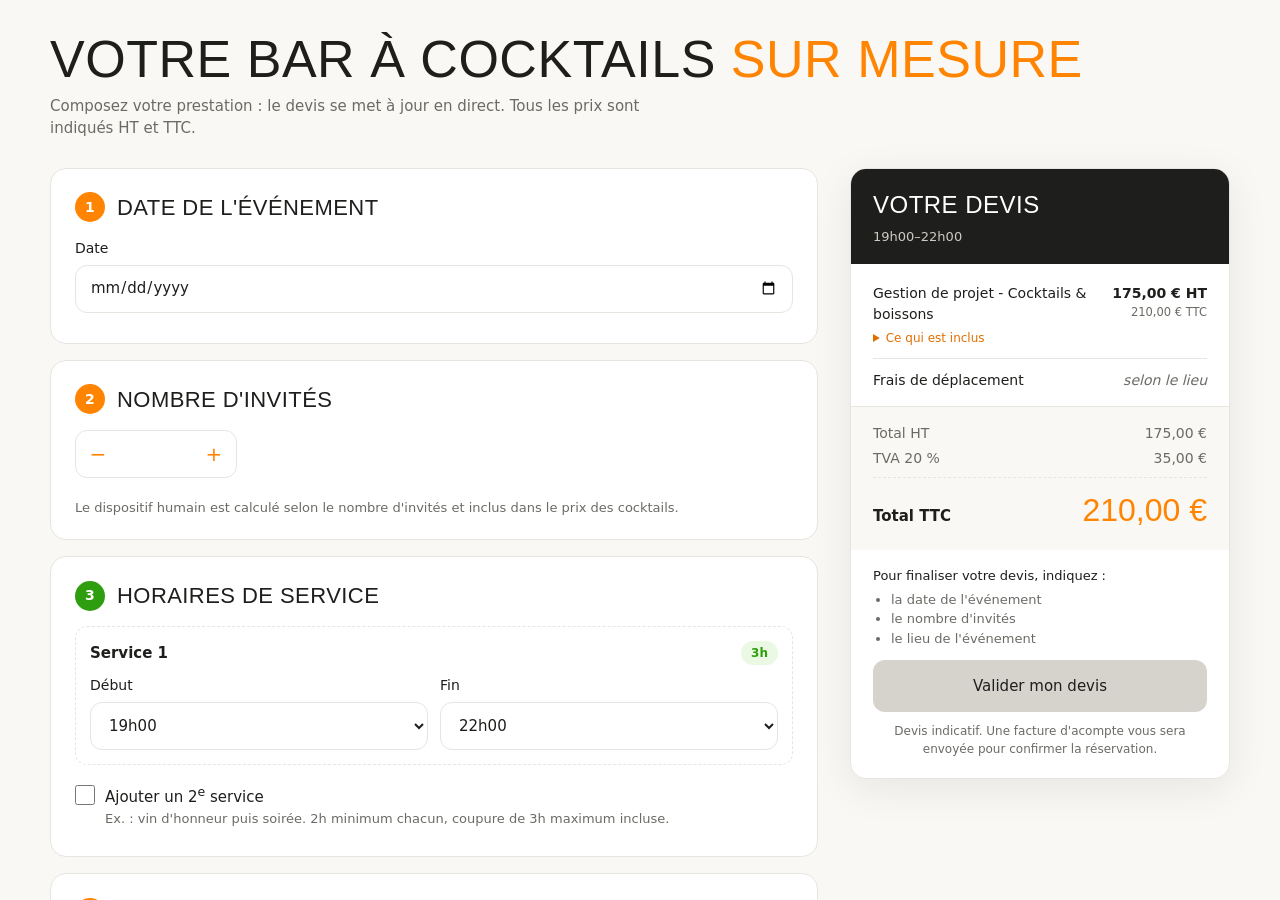
<file: index.html>
<!doctype html>
<html lang="fr">
<head>
  <meta charset="utf-8">
  <meta http-equiv="refresh" content="0; url=prototype/">
  <title>Devis Cocktail Coast</title>
</head>
<body>
  <p><a href="prototype/">Ouvrir le prototype du devis</a></p>
</body>
</html>
</file>
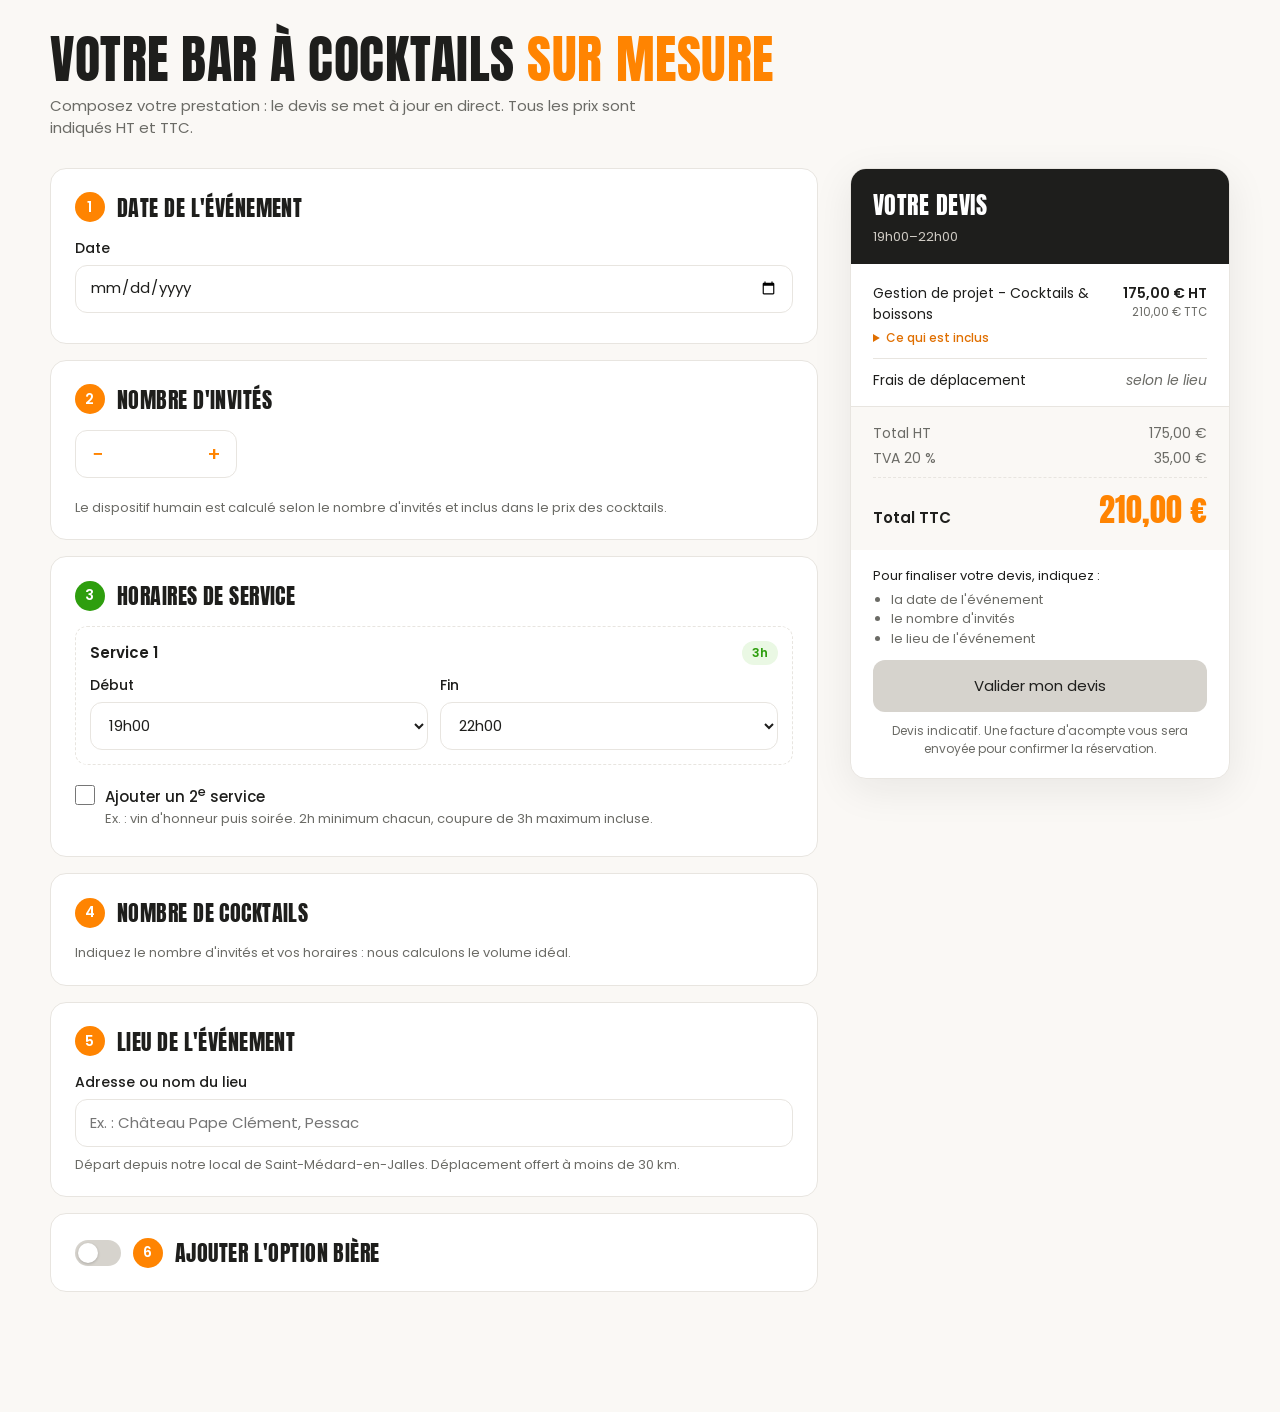
<file: prototype/index.html>
<!doctype html>
<html lang="fr">
<head>
  <meta charset="utf-8">
  <meta name="viewport" content="width=device-width, initial-scale=1">
  <title>Devis bar à cocktails — Cocktail Coast (prototype)</title>
  <link rel="preconnect" href="https://fonts.googleapis.com">
  <link rel="preconnect" href="https://fonts.gstatic.com" crossorigin>
  <link href="https://fonts.googleapis.com/css2?family=Anton&family=Poppins:wght@400;500;600&display=swap" rel="stylesheet">
  <link rel="stylesheet" href="../css/devis.css">
  <style>body { margin: 0; background: #FAF8F5; }</style>
</head>
<body>
  <div id="cc-devis"></div>

  <script src="../js/quote-engine.js"></script>
  <script src="../js/geo.js"></script>
  <script src="../js/devis-ui.js"></script>
  <script>
    // Dans WordPress, la config sera injectée par PHP (window.CC_DEVIS_CONFIG). Ici on la charge depuis le JSON.
    fetch('../config/pricing-config.json')
      .then(function (r) { return r.json(); })
      .then(function (cfg) {
        window.ccDevis = CCDevis.mount(document.getElementById('cc-devis'), cfg, {
          onValidate: function (quote, state) {
            console.log('Validation', quote, state);
            alert('Étape 7 à venir : signature + coordonnées.\nTotal : ' + quote.totals.ttc + ' € TTC');
          }
        });
      });
  </script>
</body>
</html>
</file>
<file: css/devis.css>
/* Cocktail Coast — devis temps réel. Tout est scopé sous .ccd pour ne pas entrer en conflit avec Elementor. */

.ccd {
  --ccd-orange: #FF8401;
  --ccd-orange-dark: #E06F00;
  --ccd-orange-soft: #FFF3E6;
  --ccd-blue: #65ADE0;
  --ccd-blue-soft: #EEF6FC;
  --ccd-green: #2E9E0E;
  --ccd-green-soft: #EAF8E4;
  --ccd-red: #D93025;
  --ccd-red-soft: #FDECEA;
  --ccd-ink: #1E1E1C;
  --ccd-muted: #6B6B66;
  --ccd-line: #E8E5E0;
  --ccd-bg: #FAF8F5;
  --ccd-card: #FFFFFF;
  --ccd-radius: 16px;
  --ccd-font: "Poppins", system-ui, -apple-system, "Segoe UI", sans-serif;
  --ccd-display: "Anton", "Roboto Condensed", Impact, sans-serif;

  font-family: var(--ccd-font);
  color: var(--ccd-ink);
  background: var(--ccd-bg);
  font-size: 15px;
  line-height: 1.5;
  padding: 32px 16px 120px;
}
.ccd *, .ccd *::before, .ccd *::after { box-sizing: border-box; }
.ccd button, .ccd input, .ccd select { font: inherit; color: inherit; }
.ccd [hidden] { display: none !important; }

.ccd-layout {
  max-width: 1180px;
  margin: 0 auto;
  display: grid;
  grid-template-columns: minmax(0, 1fr) 380px;
  gap: 32px;
  align-items: start;
}

/* ------------------------------------------------------------------ En-tête */
.ccd-head { max-width: 1180px; margin: 0 auto 28px; }
.ccd-head h1 {
  font-family: var(--ccd-display);
  font-weight: 400;
  text-transform: uppercase;
  font-size: clamp(32px, 5vw, 52px);
  line-height: 1.05;
  margin: 0 0 8px;
  letter-spacing: .01em;
}
.ccd-head h1 span { color: var(--ccd-orange); }
.ccd-head p { margin: 0; color: var(--ccd-muted); max-width: 640px; }

/* ------------------------------------------------------------------ Sections du formulaire */
.ccd-form { display: flex; flex-direction: column; gap: 16px; }
.ccd-step {
  background: var(--ccd-card);
  border: 1px solid var(--ccd-line);
  border-radius: var(--ccd-radius);
  padding: 22px 24px;
}
.ccd-step-title {
  display: flex; align-items: center; gap: 12px;
  font-family: var(--ccd-display);
  font-weight: 400;
  text-transform: uppercase;
  font-size: 22px;
  letter-spacing: .02em;
  margin: 0 0 14px;
}
.ccd-num {
  flex: none;
  width: 30px; height: 30px; border-radius: 50%;
  display: grid; place-items: center;
  background: var(--ccd-orange); color: #fff;
  font-family: var(--ccd-font); font-weight: 600; font-size: 14px;
}
.ccd-step.is-done .ccd-num { background: var(--ccd-green); }

.ccd-label { display: block; font-weight: 500; font-size: 14px; margin-bottom: 6px; }
.ccd-hint { font-size: 13px; color: var(--ccd-muted); margin: 8px 0 0; }
.ccd-hint.is-ok { color: var(--ccd-green); }
.ccd-hint.is-warn { color: var(--ccd-orange-dark); }

.ccd-input, .ccd-select {
  width: 100%;
  height: 48px;
  padding: 0 14px;
  border: 1.5px solid var(--ccd-line);
  border-radius: 12px;
  background: #fff;
  transition: border-color .15s, box-shadow .15s;
}
.ccd-input:focus, .ccd-select:focus {
  outline: none;
  border-color: var(--ccd-orange);
  box-shadow: 0 0 0 3px var(--ccd-orange-soft);
}
.ccd-input.is-error, .ccd-select.is-error { border-color: var(--ccd-red); }

.ccd-row { display: grid; grid-template-columns: 1fr 1fr; gap: 12px; }

/* Stepper +/- */
.ccd-stepper { display: inline-flex; align-items: center; border: 1.5px solid var(--ccd-line); border-radius: 12px; overflow: hidden; background: #fff; }
.ccd-stepper button {
  width: 44px; height: 46px; border: 0; background: transparent; cursor: pointer;
  font-size: 20px; font-weight: 500; color: var(--ccd-orange);
}
.ccd-stepper button:hover { background: var(--ccd-orange-soft); }
.ccd-stepper button:disabled { color: #C9C6C0; cursor: not-allowed; background: transparent; }
.ccd-stepper input {
  width: 72px; height: 46px; border: 0; text-align: center; font-weight: 600; font-size: 17px;
  -moz-appearance: textfield;
}
.ccd-stepper input::-webkit-outer-spin-button,
.ccd-stepper input::-webkit-inner-spin-button { -webkit-appearance: none; margin: 0; }
.ccd-stepper input:focus { outline: none; }

/* Staff */
.ccd-staff { display: flex; flex-wrap: wrap; gap: 8px; margin-top: 12px; }
.ccd-chip {
  display: inline-flex; align-items: center; gap: 6px;
  padding: 5px 12px; border-radius: 999px;
  background: var(--ccd-blue-soft); color: #2C6E9B;
  font-size: 13px; font-weight: 500;
}

/* Horaires */
.ccd-service { border: 1px dashed var(--ccd-line); border-radius: 12px; padding: 14px; }
.ccd-service + .ccd-service, .ccd-service + .ccd-check { margin-top: 12px; }
.ccd-service-head { display: flex; justify-content: space-between; align-items: center; margin-bottom: 10px; font-weight: 600; }
.ccd-badge { font-size: 12px; font-weight: 600; padding: 3px 10px; border-radius: 999px; background: var(--ccd-green-soft); color: var(--ccd-green); }
.ccd-badge.is-error { background: var(--ccd-red-soft); color: var(--ccd-red); }

/* Encadré récapitulatif des horaires */
.ccd-infobox { margin-top: 12px; border-radius: 12px; padding: 10px 14px; background: var(--ccd-green-soft); font-size: 14px; }
.ccd-infobox.is-warn { background: var(--ccd-orange-soft); }
.ccd-infobox-row { display: flex; justify-content: space-between; gap: 12px; padding: 4px 0; }
.ccd-infobox-row + .ccd-infobox-row { border-top: 1px solid rgba(0,0,0,.06); }
.ccd-infobox-row span { color: var(--ccd-muted); }
.ccd-infobox-row b { white-space: nowrap; font-weight: 600; }
.ccd-infobox.is-warn .ccd-infobox-row:nth-child(3) b { color: var(--ccd-orange-dark); }

/* Case à cocher */
.ccd-check { display: flex; align-items: flex-start; gap: 10px; cursor: pointer; padding: 6px 0; }
.ccd-check input { width: 20px; height: 20px; margin: 2px 0 0; accent-color: var(--ccd-orange); flex: none; cursor: pointer; }
.ccd-check-main { font-weight: 500; }
.ccd-check-sub { display: block; font-size: 13px; color: var(--ccd-muted); }
.ccd-check-price { margin-left: auto; font-weight: 600; white-space: nowrap; font-size: 14px; }

/* Alertes */
.ccd-alert {
  border-radius: 12px; padding: 12px 14px; margin-top: 12px; font-size: 14px;
  background: var(--ccd-red-soft); color: #8E1F17; border: 1px solid #F5C6C2;
}
.ccd-alert.is-info { background: var(--ccd-orange-soft); color: #7A3D00; border-color: #FFD9B0; }
.ccd-alert a { color: inherit; font-weight: 600; }

/* ------------------------------------------------------------------ Cocktails */
.ccd-cocktail-top { display: flex; align-items: center; justify-content: space-between; gap: 16px; flex-wrap: wrap; }
.ccd-cocktail-qty { font-family: var(--ccd-display); font-size: 44px; line-height: 1; }
.ccd-cocktail-qty small { font-family: var(--ccd-font); font-size: 14px; color: var(--ccd-muted); margin-left: 6px; }
.ccd-cocktail-pp { font-size: 13px; color: var(--ccd-muted); }

.ccd-range-wrap { position: relative; margin: 22px 0 34px; }
.ccd-range { width: 100%; height: 28px; margin: 0; background: transparent; -webkit-appearance: none; appearance: none; cursor: pointer; }
.ccd-range:focus { outline: none; }
.ccd-range::-webkit-slider-runnable-track { height: 8px; border-radius: 99px; background: linear-gradient(to right, var(--ccd-orange) var(--fill, 50%), var(--ccd-line) var(--fill, 50%)); }
.ccd-range::-moz-range-track { height: 8px; border-radius: 99px; background: var(--ccd-line); }
.ccd-range::-moz-range-progress { height: 8px; border-radius: 99px; background: var(--ccd-orange); }
.ccd-range::-webkit-slider-thumb {
  -webkit-appearance: none; width: 26px; height: 26px; margin-top: -9px; border-radius: 50%;
  background: #fff; border: 3px solid var(--ccd-orange); box-shadow: 0 2px 6px rgba(0,0,0,.18);
}
.ccd-range::-moz-range-thumb { width: 22px; height: 22px; border-radius: 50%; background: #fff; border: 3px solid var(--ccd-orange); }
.ccd-range:focus-visible::-webkit-slider-thumb { box-shadow: 0 0 0 5px var(--ccd-orange-soft); }

.ccd-marks { position: absolute; left: 13px; right: 13px; top: 30px; height: 30px; pointer-events: none; }
.ccd-mark { position: absolute; transform: translateX(-50%); font-size: 11.5px; color: var(--ccd-muted); text-align: center; white-space: nowrap; line-height: 1.25; }
.ccd-mark b { display: block; color: var(--ccd-ink); font-weight: 600; }
.ccd-mark.is-min { transform: none; text-align: left; }
.ccd-mark.is-max { transform: translateX(-100%); text-align: right; }
.ccd-mark.is-reco { color: var(--ccd-orange-dark); }
.ccd-mark.is-reco::before {
  content: ""; position: absolute; left: 50%; top: -19px; width: 2px; height: 12px; background: var(--ccd-orange-dark); transform: translateX(-50%);
}
.ccd-tick { position: absolute; top: -20px; width: 2px; height: 10px; background: #fff; transform: translateX(-50%); }

.ccd-tiers { display: grid; grid-auto-flow: column; grid-auto-columns: 1fr; gap: 8px; }
.ccd-tier { border: 1.5px solid var(--ccd-line); border-radius: 12px; padding: 8px 10px; text-align: center; font-size: 12.5px; color: var(--ccd-muted); }
.ccd-tier b { display: block; font-size: 16px; color: var(--ccd-ink); }
.ccd-tier.is-active { border-color: var(--ccd-orange); background: var(--ccd-orange-soft); color: var(--ccd-ink); }
.ccd-tier.is-active b { color: var(--ccd-orange-dark); }
.ccd-nudge { margin-top: 12px; font-size: 14px; font-weight: 500; color: var(--ccd-orange-dark); }
.ccd-nudge button { border: 0; background: none; padding: 0; color: inherit; text-decoration: underline; cursor: pointer; font-weight: 600; }
.ccd-link-btn { border: 0; background: none; padding: 0; color: var(--ccd-orange-dark); text-decoration: underline; cursor: pointer; font-size: 13px; }

/* ------------------------------------------------------------------ Adresse */
.ccd-ac { position: relative; }
.ccd-ac-list {
  position: absolute; z-index: 30; left: 0; right: 0; top: calc(100% + 6px);
  margin: 0; padding: 6px; list-style: none;
  background: #fff; border: 1px solid var(--ccd-line); border-radius: 12px;
  box-shadow: 0 12px 30px rgba(0,0,0,.12);
  max-height: 320px; overflow: auto;
}
.ccd-ac-item { display: flex; gap: 10px; align-items: center; padding: 9px 10px; border-radius: 8px; cursor: pointer; font-size: 14px; }
.ccd-ac-item[aria-selected="true"], .ccd-ac-item:hover { background: var(--ccd-orange-soft); }
.ccd-ac-kind { flex: none; font-size: 11px; font-weight: 600; text-transform: uppercase; padding: 2px 7px; border-radius: 6px; background: var(--ccd-blue-soft); color: #2C6E9B; }
.ccd-ac-item.is-place .ccd-ac-kind { background: var(--ccd-orange-soft); color: var(--ccd-orange-dark); }
.ccd-ac-empty { padding: 10px; font-size: 13px; color: var(--ccd-muted); }
.ccd-spinner { display: inline-block; width: 14px; height: 14px; border: 2px solid var(--ccd-line); border-top-color: var(--ccd-orange); border-radius: 50%; animation: ccd-spin .7s linear infinite; vertical-align: -2px; margin-right: 6px; }
@keyframes ccd-spin { to { transform: rotate(360deg); } }

/* ------------------------------------------------------------------ Bière */
.ccd-toggle-card { display: flex; align-items: center; gap: 12px; cursor: pointer; }
.ccd-switch { position: relative; flex: none; width: 46px; height: 26px; }
.ccd-switch input { position: absolute; opacity: 0; inset: 0; margin: 0; cursor: pointer; }
.ccd-switch span { position: absolute; inset: 0; border-radius: 99px; background: #D6D3CD; transition: background .2s; }
.ccd-switch span::after { content: ""; position: absolute; top: 3px; left: 3px; width: 20px; height: 20px; border-radius: 50%; background: #fff; transition: transform .2s; box-shadow: 0 1px 3px rgba(0,0,0,.2); }
.ccd-switch input:checked + span { background: var(--ccd-orange); }
.ccd-switch input:checked + span::after { transform: translateX(20px); }
.ccd-switch input:focus-visible + span { box-shadow: 0 0 0 3px var(--ccd-orange-soft); }

.ccd-beer-body { margin-top: 18px; padding-top: 18px; border-top: 1px solid var(--ccd-line); display: flex; flex-direction: column; gap: 18px; }
.ccd-kegs { display: grid; grid-template-columns: 1fr 1fr; gap: 12px; }
.ccd-keg { border: 1.5px solid var(--ccd-line); border-radius: 12px; padding: 12px 14px; display: flex; flex-direction: column; gap: 10px; }
.ccd-keg-name { font-weight: 600; }
.ccd-keg-price { font-size: 13px; color: var(--ccd-muted); }
.ccd-subtitle { display: flex; align-items: center; gap: 8px; font-weight: 600; margin: 0 0 8px; }

.ccd-tip { position: relative; display: inline-flex; }
.ccd-tip-btn {
  width: 20px; height: 20px; border-radius: 50%; border: 0; cursor: help;
  background: var(--ccd-blue); color: #fff; font-size: 12px; font-weight: 700; font-style: italic; font-family: Georgia, serif;
}
.ccd-tip-bubble {
  position: absolute; z-index: 20; bottom: calc(100% + 10px); left: 50%; transform: translateX(-50%);
  width: 270px; padding: 10px 12px; border-radius: 10px;
  background: var(--ccd-ink); color: #fff; font-size: 13px; font-weight: 400; line-height: 1.45;
  opacity: 0; visibility: hidden; transition: opacity .15s;
}
.ccd-tip-bubble::after { content: ""; position: absolute; top: 100%; left: 50%; margin-left: -6px; border: 6px solid transparent; border-top-color: var(--ccd-ink); }
.ccd-tip:hover .ccd-tip-bubble, .ccd-tip:focus-within .ccd-tip-bubble, .ccd-tip.is-open .ccd-tip-bubble { opacity: 1; visibility: visible; }

.ccd-radios { display: grid; grid-template-columns: 1fr 1fr; gap: 10px; }
.ccd-radio { position: relative; border: 1.5px solid var(--ccd-line); border-radius: 12px; padding: 10px 14px; cursor: pointer; }
.ccd-radio input { position: absolute; opacity: 0; }
.ccd-radio b { display: block; }
.ccd-radio span { font-size: 13px; color: var(--ccd-muted); }
.ccd-radio:has(input:checked) { border-color: var(--ccd-orange); background: var(--ccd-orange-soft); }
.ccd-radio:has(input:focus-visible) { box-shadow: 0 0 0 3px var(--ccd-orange-soft); }
.ccd-note { font-size: 12.5px; color: var(--ccd-muted); font-style: italic; margin: 0; }

/* ------------------------------------------------------------------ Récapitulatif */
.ccd-recap {
  position: sticky; top: 24px;
  background: var(--ccd-card);
  border: 1px solid var(--ccd-line);
  border-radius: var(--ccd-radius);
  box-shadow: 0 10px 40px rgba(30, 30, 28, .08);
  overflow: hidden;
}
.ccd-recap-head { background: var(--ccd-ink); color: #fff; padding: 18px 22px; }
.ccd-recap-head h2 { font-family: var(--ccd-display); font-weight: 400; text-transform: uppercase; font-size: 24px; margin: 0; letter-spacing: .02em; }
.ccd-recap-meta { font-size: 13px; color: #CFCBC4; margin-top: 4px; }
.ccd-recap-body { padding: 8px 22px 4px; max-height: calc(100vh - 360px); overflow: auto; }
.ccd-lines { list-style: none; margin: 0; padding: 0; }
.ccd-line { display: flex; gap: 12px; padding: 11px 0; border-bottom: 1px solid var(--ccd-line); font-size: 14px; }
.ccd-line:last-child { border-bottom: 0; }
.ccd-line-label { flex: 1; min-width: 0; }
.ccd-line-label small { display: block; color: var(--ccd-muted); font-size: 12px; }
.ccd-line-price { font-weight: 600; white-space: nowrap; text-align: right; }
.ccd-line-price small { display: block; font-weight: 400; color: var(--ccd-muted); font-size: 11.5px; }
.ccd-free { color: var(--ccd-green); }
.ccd-details { margin-top: 4px; font-size: 12px; color: var(--ccd-muted); }
.ccd-details summary { cursor: pointer; color: var(--ccd-orange-dark); font-weight: 500; }
.ccd-details ul { margin: 6px 0 0; padding-left: 16px; }
.ccd-details li { margin: 2px 0; }
.ccd-line.is-info .ccd-line-price { color: var(--ccd-blue); font-weight: 500; font-size: 12.5px; }
.ccd-line.is-pending .ccd-line-price { color: var(--ccd-muted); font-weight: 400; font-style: italic; }
.ccd-empty { padding: 20px 0; text-align: center; color: var(--ccd-muted); font-size: 14px; }

.ccd-totals { padding: 14px 22px; background: var(--ccd-bg); border-top: 1px solid var(--ccd-line); font-size: 14px; }
.ccd-total-row { display: flex; justify-content: space-between; padding: 2px 0; color: var(--ccd-muted); }
.ccd-total-row.is-main { color: var(--ccd-ink); font-weight: 600; font-size: 15px; margin-top: 6px; padding-top: 8px; border-top: 1px dashed var(--ccd-line); align-items: baseline; }
.ccd-total-row.is-main strong { font-family: var(--ccd-display); font-weight: 400; font-size: 32px; color: var(--ccd-orange); }
.ccd-totals.is-blocked .ccd-total-row.is-main strong { color: #BDB9B2; text-decoration: line-through; }

.ccd-recap-foot { padding: 16px 22px 20px; }
.ccd-status { font-size: 13px; margin-bottom: 12px; }
.ccd-status ul { margin: 4px 0 0; padding-left: 18px; color: var(--ccd-muted); }
.ccd-cta {
  display: block; width: 100%; height: 52px; border: 0; border-radius: 12px; cursor: pointer;
  background: var(--ccd-orange); color: #fff; font-weight: 600; font-size: 16px; text-align: center; line-height: 52px; text-decoration: none;
  transition: background .15s, transform .1s;
}
.ccd-cta:hover { background: var(--ccd-orange-dark); }
.ccd-cta:active { transform: scale(.99); }
.ccd-cta:disabled { background: #D6D3CD; cursor: not-allowed; }
.ccd-cta.is-alt { background: var(--ccd-ink); }
.ccd-small { font-size: 12px; color: var(--ccd-muted); text-align: center; margin: 10px 0 0; }

/* Barre mobile */
.ccd-mbar { display: none; }

/* ------------------------------------------------------------------ Responsive */
@media (max-width: 980px) {
  .ccd-layout { grid-template-columns: 1fr; }
  .ccd-recap {
    position: fixed; z-index: 1000; left: 0; right: 0; bottom: 0; top: auto;
    border-radius: 18px 18px 0 0; max-height: 85vh; display: flex; flex-direction: column;
    transform: translateY(100%); transition: transform .3s ease;
  }
  .ccd.is-sheet-open .ccd-recap { transform: none; }
  .ccd-recap-body { max-height: none; flex: 1; }
  .ccd-recap-close { display: block !important; }
  .ccd-mbar {
    display: flex; align-items: center; gap: 12px;
    position: fixed; z-index: 999; left: 0; right: 0; bottom: 0;
    padding: 12px 16px calc(12px + env(safe-area-inset-bottom));
    background: var(--ccd-ink); color: #fff;
  }
  .ccd-mbar-total { flex: 1; line-height: 1.2; }
  .ccd-mbar-total small { display: block; font-size: 12px; color: #CFCBC4; }
  .ccd-mbar-total strong { font-family: var(--ccd-display); font-weight: 400; font-size: 26px; color: var(--ccd-orange); }
  .ccd-mbar button { height: 44px; padding: 0 18px; border: 0; border-radius: 10px; background: var(--ccd-orange); color: #fff; font-weight: 600; cursor: pointer; }
  .ccd-backdrop { position: fixed; inset: 0; z-index: 998; background: rgba(0,0,0,.45); }
}
@media (max-width: 560px) {
  .ccd { padding-top: 20px; }
  .ccd-step { padding: 18px 16px; }
  .ccd-row, .ccd-kegs, .ccd-radios { grid-template-columns: 1fr; }
  .ccd-tiers { grid-auto-flow: row; grid-template-columns: 1fr 1fr; gap: 6px; }
  .ccd-tier { padding: 8px 4px; font-size: 11.5px; }
}
.ccd-recap-close { display: none; position: absolute; top: 14px; right: 16px; width: 34px; height: 34px; border: 0; border-radius: 50%; background: rgba(255,255,255,.12); color: #fff; font-size: 18px; cursor: pointer; }

@media (prefers-reduced-motion: reduce) {
  .ccd *, .ccd *::before, .ccd *::after { transition: none !important; animation: none !important; }
}
</file>
